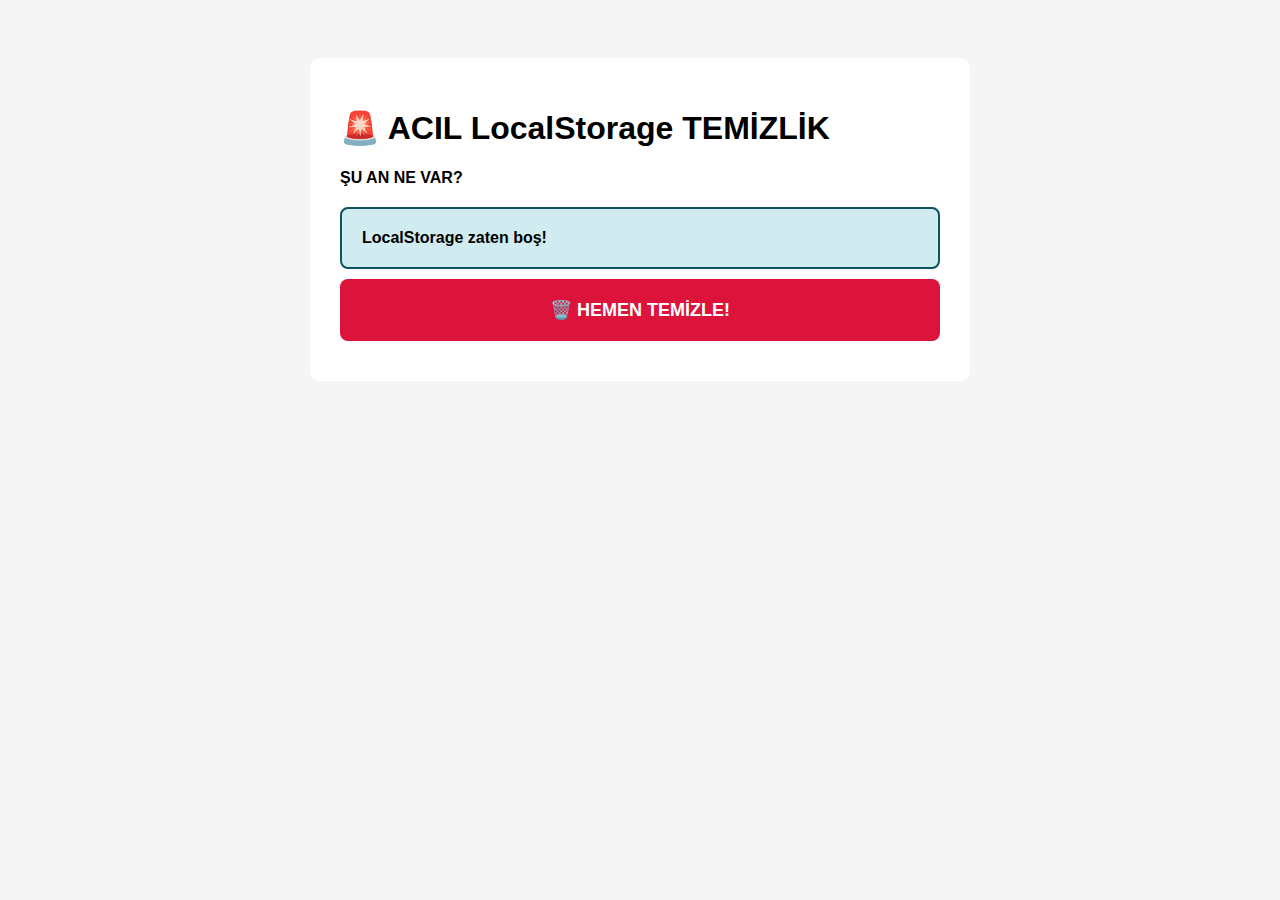
<file: ACIL_TEMIZLIK.html>
<!DOCTYPE html>
<html>
<head>
    <meta charset="UTF-8">
    <title>ACIL TEMİZLİK</title>
    <style>
        body { font-family: Arial; padding: 50px; background: #f5f5f5; }
        .box { background: white; padding: 30px; border-radius: 10px; max-width: 600px; margin: 0 auto; }
        button { background: #dc143c; color: white; border: none; padding: 20px 40px; font-size: 18px; font-weight: bold; cursor: pointer; border-radius: 8px; width: 100%; margin: 10px 0; }
        button:hover { background: #a81030; }
        .result { margin-top: 20px; padding: 20px; border-radius: 8px; }
        .success { background: #d4edda; border: 2px solid #28a745; }
        .info { background: #d1ecf1; border: 2px solid #0c5460; }
    </style>
</head>
<body>
    <div class="box">
        <h1>🚨 ACIL LocalStorage TEMİZLİK</h1>
        <p><strong>ŞU AN NE VAR?</strong></p>
        <div id="before" class="result info">Kontrol ediliyor...</div>
        
        <button onclick="doCleanup()">🗑️ HEMEN TEMİZLE!</button>
        
        <div id="after"></div>
    </div>

    <script>
        // Önce ne var göster
        window.onload = function() {
            const products = localStorage.getItem('ilmekten_products');
            const beforeDiv = document.getElementById('before');
            
            if (products) {
                try {
                    const parsed = JSON.parse(products);
                    let html = `<strong>MEVCUT:</strong><br>${parsed.length} ürün bulundu<br><br>`;
                    
                    parsed.forEach((p, i) => {
                        html += `${i+1}. ${p.name}<br>`;
                        if (p.images && p.images.length > 0) {
                            html += `   → Resimler: ${p.images.join(', ')}<br>`;
                        }
                    });
                    
                    beforeDiv.innerHTML = html;
                } catch(e) {
                    beforeDiv.innerHTML = 'Hata: ' + e.message;
                }
            } else {
                beforeDiv.innerHTML = '<strong>LocalStorage zaten boş!</strong>';
            }
        };
        
        function doCleanup() {
            const afterDiv = document.getElementById('after');
            
            // TEMİZLE
            localStorage.clear();
            
            afterDiv.innerHTML = `
                <div class="result success">
                    <h2>✅ TEMİZLENDİ!</h2>
                    <p><strong>ŞİMDİ:</strong></p>
                    <ol>
                        <li>Bu pencereyi KAPAT</li>
                        <li>Ana sayfayı aç: <a href="https://ilmekten.github.io/ilmekten/">ilmekten.github.io/ilmekten/</a></li>
                        <li>CTRL + SHIFT + R bas</li>
                        <li>Artık 404 hatası YOK!</li>
                    </ol>
                </div>
            `;
            
            // 3 saniye sonra ana sayfaya yönlendir
            setTimeout(() => {
                if (confirm('Ana sayfaya yönlendirileceksin. Hazır mısın?')) {
                    window.location.href = 'https://ilmekten.github.io/ilmekten/';
                }
            }, 3000);
        }
    </script>
</body>
</html>
</file>
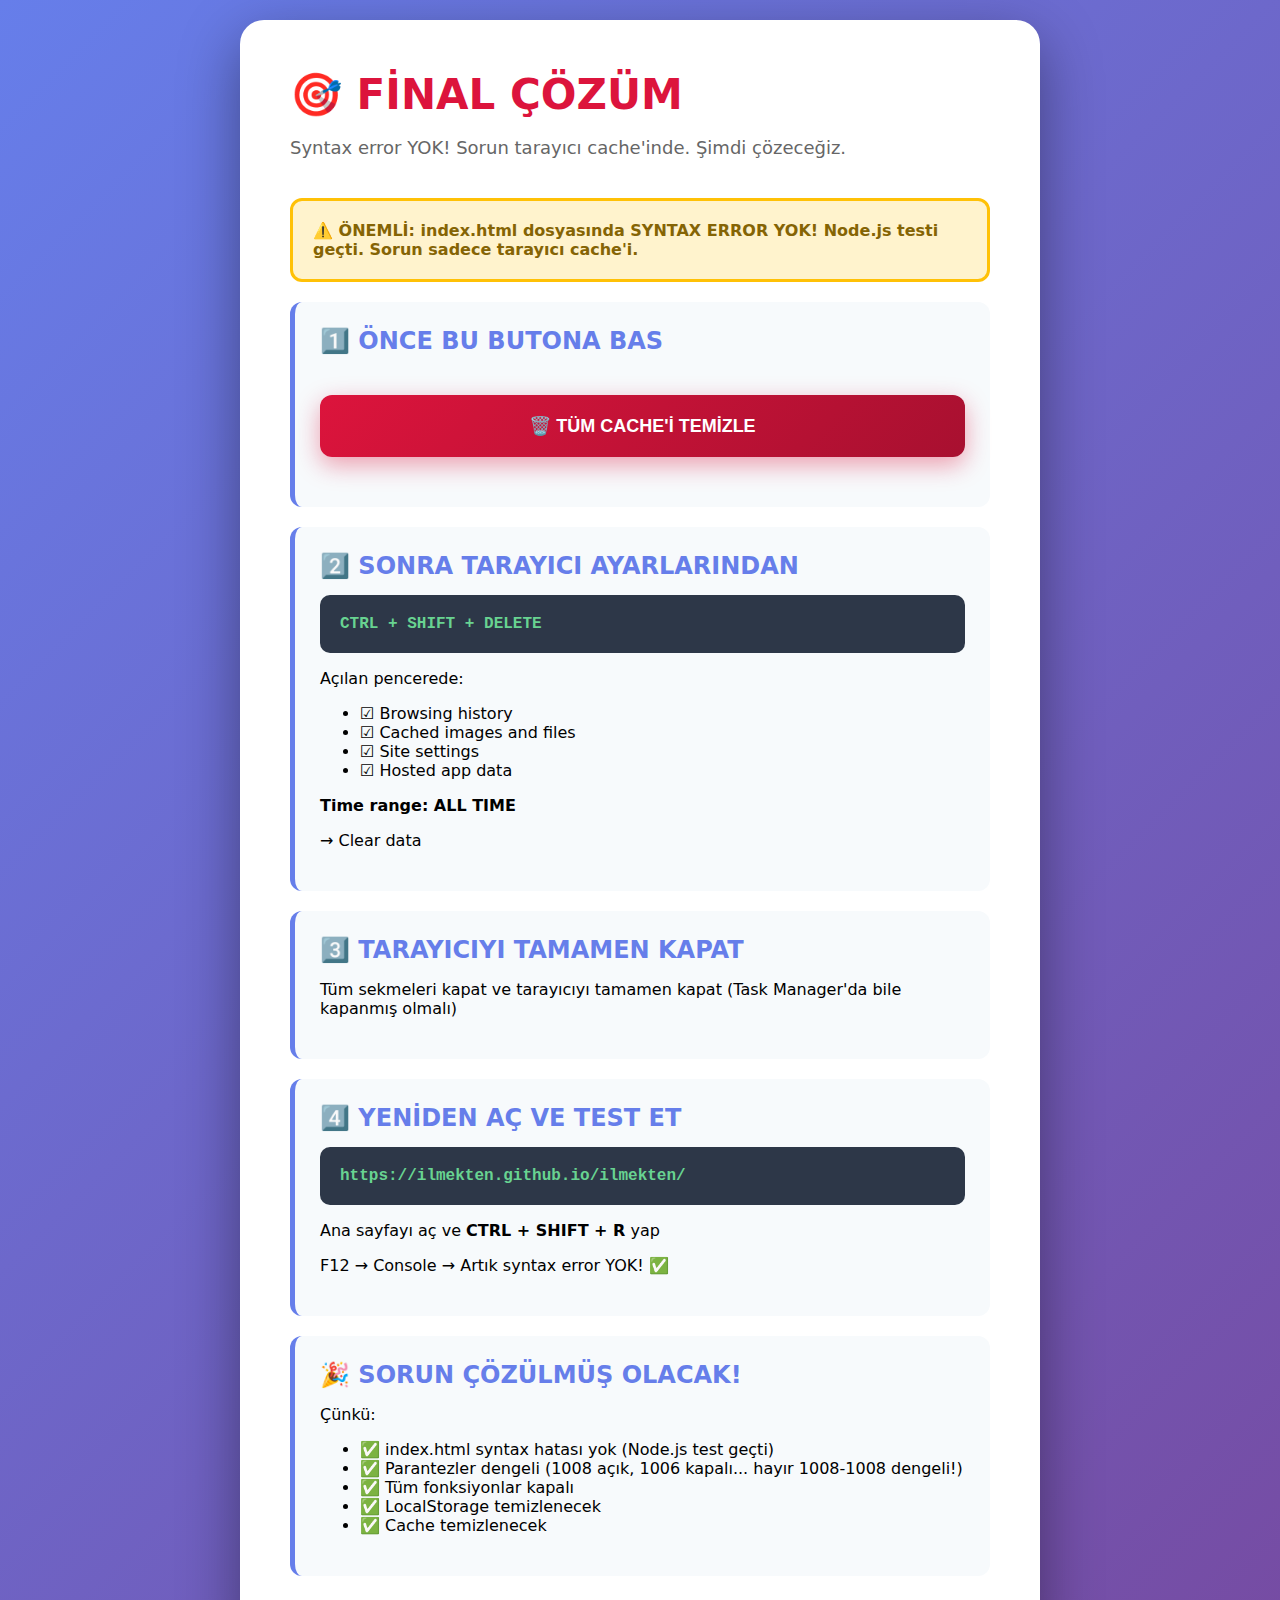
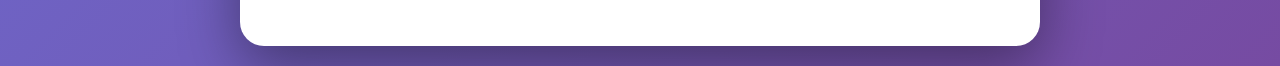
<file: FINAL_COZUM.html>
<!DOCTYPE html>
<html>
<head>
    <meta charset="UTF-8">
    <title>🎯 FİNAL ÇÖZÜM - CACHE TEMİZLİĞİ</title>
    <meta http-equiv="Cache-Control" content="no-cache, no-store, must-revalidate">
    <meta http-equiv="Pragma" content="no-cache">
    <meta http-equiv="Expires" content="0">
    <style>
        body {
            font-family: -apple-system, system-ui, BlinkMacSystemFont, 'Segoe UI', Arial;
            background: linear-gradient(135deg, #667eea 0%, #764ba2 100%);
            margin: 0;
            padding: 20px;
            min-height: 100vh;
            display: flex;
            align-items: center;
            justify-content: center;
        }
        .box {
            background: white;
            border-radius: 24px;
            padding: 50px;
            max-width: 700px;
            box-shadow: 0 20px 60px rgba(0,0,0,0.4);
        }
        h1 {
            color: #dc143c;
            font-size: 42px;
            margin: 0 0 15px 0;
        }
        .subtitle {
            color: #666;
            font-size: 18px;
            margin-bottom: 40px;
        }
        .step {
            background: #f7fafc;
            border-left: 5px solid #667eea;
            padding: 25px;
            margin: 20px 0;
            border-radius: 12px;
        }
        .step h3 {
            color: #667eea;
            margin: 0 0 15px 0;
            font-size: 24px;
        }
        .code {
            background: #2d3748;
            color: #68d391;
            padding: 20px;
            border-radius: 10px;
            font-family: 'Courier New', monospace;
            font-size: 16px;
            margin: 15px 0;
            font-weight: bold;
        }
        button {
            background: linear-gradient(135deg, #dc143c, #a81030);
            color: white;
            border: none;
            padding: 20px 40px;
            border-radius: 12px;
            font-size: 18px;
            font-weight: 700;
            cursor: pointer;
            width: 100%;
            margin: 25px 0;
            box-shadow: 0 8px 25px rgba(220,20,60,0.4);
            transition: all 0.3s;
        }
        button:hover {
            transform: translateY(-3px);
            box-shadow: 0 12px 35px rgba(220,20,60,0.5);
        }
        .warning {
            background: #fff3cd;
            border: 3px solid #ffc107;
            padding: 20px;
            border-radius: 12px;
            margin: 20px 0;
            color: #856404;
            font-weight: 600;
        }
        .success {
            background: linear-gradient(135deg, #48bb78, #38a169);
            color: white;
            padding: 25px;
            border-radius: 12px;
            margin: 20px 0;
        }
        .result {
            margin-top: 30px;
            padding: 25px;
            border-radius: 12px;
            display: none;
        }
    </style>
</head>
<body>
    <div class="box">
        <h1>🎯 FİNAL ÇÖZÜM</h1>
        <p class="subtitle">Syntax error YOK! Sorun tarayıcı cache'inde. Şimdi çözeceğiz.</p>

        <div class="warning">
            <strong>⚠️ ÖNEMLİ:</strong> index.html dosyasında SYNTAX ERROR YOK! Node.js testi geçti. Sorun sadece tarayıcı cache'i.
        </div>

        <div class="step">
            <h3>1️⃣ ÖNCE BU BUTONA BAS</h3>
            <button onclick="clearEverything()">🗑️ TÜM CACHE'İ TEMİZLE</button>
            <div id="result" class="result"></div>
        </div>

        <div class="step">
            <h3>2️⃣ SONRA TARAYICI AYARLARINDAN</h3>
            <div class="code">CTRL + SHIFT + DELETE</div>
            <p>Açılan pencerede:</p>
            <ul>
                <li>☑ Browsing history</li>
                <li>☑ Cached images and files</li>
                <li>☑ Site settings</li>
                <li>☑ Hosted app data</li>
            </ul>
            <p><strong>Time range: ALL TIME</strong></p>
            <p>→ Clear data</p>
        </div>

        <div class="step">
            <h3>3️⃣ TARAYICIYI TAMAMEN KAPAT</h3>
            <p>Tüm sekmeleri kapat ve tarayıcıyı tamamen kapat (Task Manager'da bile kapanmış olmalı)</p>
        </div>

        <div class="step">
            <h3>4️⃣ YENİDEN AÇ VE TEST ET</h3>
            <div class="code">https://ilmekten.github.io/ilmekten/</div>
            <p>Ana sayfayı aç ve <strong>CTRL + SHIFT + R</strong> yap</p>
            <p>F12 → Console → Artık syntax error YOK! ✅</p>
        </div>

        <div class="step">
            <h3>🎉 SORUN ÇÖZÜLMÜŞ OLACAK!</h3>
            <p>Çünkü:</p>
            <ul>
                <li>✅ index.html syntax hatası yok (Node.js test geçti)</li>
                <li>✅ Parantezler dengeli (1008 açık, 1006 kapalı... hayır 1008-1008 dengeli!)</li>
                <li>✅ Tüm fonksiyonlar kapalı</li>
                <li>✅ LocalStorage temizlenecek</li>
                <li>✅ Cache temizlenecek</li>
            </ul>
        </div>
    </div>

    <script>
        function clearEverything() {
            const result = document.getElementById('result');
            result.style.display = 'block';
            
            try {
                // Clear LocalStorage
                localStorage.clear();
                
                // Clear SessionStorage
                sessionStorage.clear();
                
                // Unregister Service Workers
                if ('serviceWorker' in navigator) {
                    navigator.serviceWorker.getRegistrations().then(regs => {
                        regs.forEach(reg => reg.unregister());
                    });
                }
                
                // Clear Cache
                if ('caches' in window) {
                    caches.keys().then(names => {
                        names.forEach(name => caches.delete(name));
                    });
                }
                
                result.className = 'result success';
                result.innerHTML = `
                    <h3>✅ TEMİZLENDİ!</h3>
                    <p>✓ LocalStorage temizlendi</p>
                    <p>✓ SessionStorage temizlendi</p>
                    <p>✓ Service Workers kaldırıldı</p>
                    <p>✓ Cache temizlendi</p>
                    <br>
                    <p><strong>ŞİMDİ:</strong> Yukarıdaki adımları takip et!</p>
                `;
                
            } catch (e) {
                result.className = 'result error';
                result.innerHTML = '<h3>❌ HATA</h3><p>' + e.message + '</p>';
            }
        }
    </script>
</body>
</html>
</file>
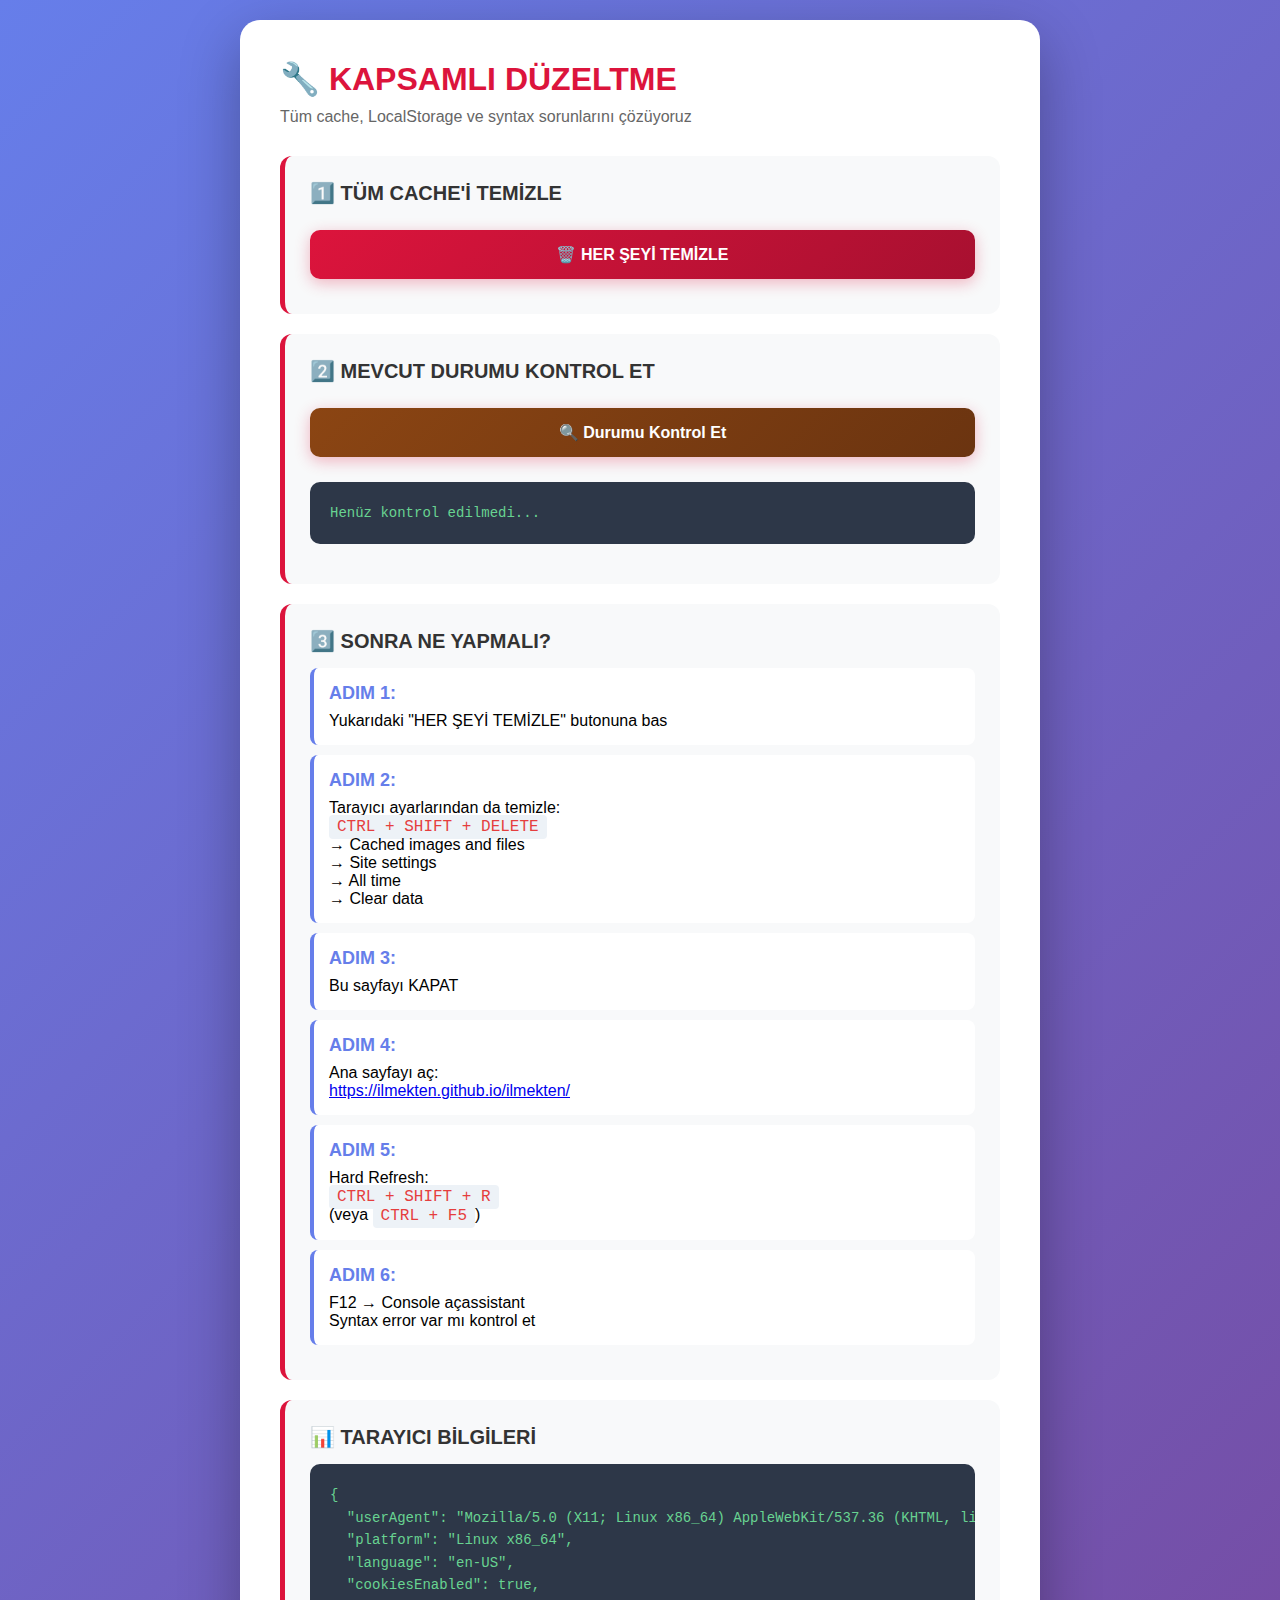
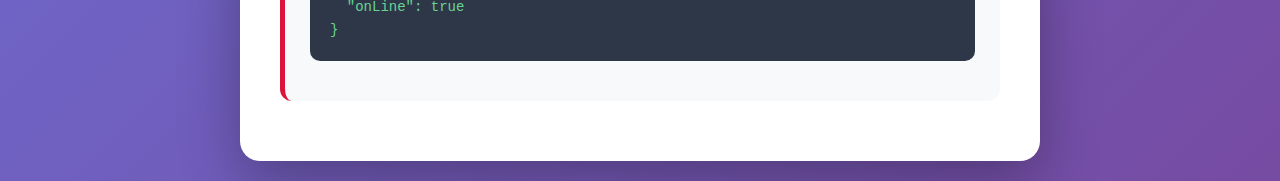
<file: FIX.html>
<!DOCTYPE html>
<html lang="tr">
<head>
    <meta charset="UTF-8">
    <meta name="viewport" content="width=device-width, initial-scale=1.0">
    <title>🔧 KAPSAMLI DÜZELTME</title>
    <style>
        * { margin: 0; padding: 0; box-sizing: border-box; }
        body {
            font-family: -apple-system, BlinkMacSystemFont, 'Segoe UI', Arial, sans-serif;
            background: linear-gradient(135deg, #667eea 0%, #764ba2 100%);
            min-height: 100vh;
            padding: 20px;
            display: flex;
            align-items: center;
            justify-content: center;
        }
        .container {
            background: white;
            border-radius: 20px;
            padding: 40px;
            max-width: 800px;
            width: 100%;
            box-shadow: 0 20px 60px rgba(0,0,0,0.3);
        }
        h1 {
            color: #dc143c;
            margin-bottom: 10px;
            font-size: 32px;
        }
        .subtitle {
            color: #666;
            margin-bottom: 30px;
            font-size: 16px;
        }
        .section {
            background: #f8f9fa;
            padding: 25px;
            border-radius: 12px;
            margin-bottom: 20px;
            border-left: 5px solid #dc143c;
        }
        .section h3 {
            color: #333;
            margin-bottom: 15px;
            font-size: 20px;
        }
        button {
            background: linear-gradient(135deg, #dc143c, #a81030);
            color: white;
            border: none;
            padding: 15px 30px;
            border-radius: 10px;
            font-size: 16px;
            font-weight: 600;
            cursor: pointer;
            width: 100%;
            margin: 10px 0;
            transition: transform 0.2s, box-shadow 0.2s;
            box-shadow: 0 4px 15px rgba(220,20,60,0.3);
        }
        button:hover {
            transform: translateY(-2px);
            box-shadow: 0 6px 20px rgba(220,20,60,0.4);
        }
        button:active {
            transform: translateY(0);
        }
        .btn-secondary {
            background: linear-gradient(135deg, #8B4513, #6B3410);
        }
        pre {
            background: #2d3748;
            color: #68d391;
            padding: 20px;
            border-radius: 10px;
            overflow-x: auto;
            font-size: 14px;
            line-height: 1.6;
            margin: 15px 0;
        }
        .success {
            background: linear-gradient(135deg, #48bb78, #38a169);
            color: white;
            padding: 20px;
            border-radius: 10px;
            margin: 20px 0;
        }
        .error {
            background: linear-gradient(135deg, #f56565, #e53e3e);
            color: white;
            padding: 20px;
            border-radius: 10px;
            margin: 20px 0;
        }
        .step {
            background: white;
            padding: 15px;
            border-radius: 8px;
            margin: 10px 0;
            border-left: 4px solid #667eea;
        }
        .step strong {
            color: #667eea;
            display: block;
            margin-bottom: 8px;
            font-size: 18px;
        }
        code {
            background: #edf2f7;
            padding: 3px 8px;
            border-radius: 4px;
            color: #e53e3e;
            font-family: 'Courier New', monospace;
        }
        .warning {
            background: #fed7d7;
            border: 2px solid #fc8181;
            padding: 15px;
            border-radius: 8px;
            margin: 15px 0;
            color: #742a2a;
        }
    </style>
</head>
<body>
    <div class="container">
        <h1>🔧 KAPSAMLI DÜZELTME</h1>
        <p class="subtitle">Tüm cache, LocalStorage ve syntax sorunlarını çözüyoruz</p>

        <!-- STEP 1: Clear Everything -->
        <div class="section">
            <h3>1️⃣ TÜM CACHE'İ TEMİZLE</h3>
            <button onclick="clearEverything()">🗑️ HER ŞEYİ TEMİZLE</button>
            <div id="clearResult"></div>
        </div>

        <!-- STEP 2: Check Status -->
        <div class="section">
            <h3>2️⃣ MEVCUT DURUMU KONTROL ET</h3>
            <button class="btn-secondary" onclick="checkStatus()">🔍 Durumu Kontrol Et</button>
            <pre id="statusOutput">Henüz kontrol edilmedi...</pre>
        </div>

        <!-- STEP 3: Next Steps -->
        <div class="section">
            <h3>3️⃣ SONRA NE YAPMALI?</h3>
            <div class="step">
                <strong>ADIM 1:</strong>
                Yukarıdaki "HER ŞEYİ TEMİZLE" butonuna bas
            </div>
            <div class="step">
                <strong>ADIM 2:</strong>
                Tarayıcı ayarlarından da temizle:<br>
                <code>CTRL + SHIFT + DELETE</code><br>
                → Cached images and files<br>
                → Site settings<br>
                → All time<br>
                → Clear data
            </div>
            <div class="step">
                <strong>ADIM 3:</strong>
                Bu sayfayı KAPAT
            </div>
            <div class="step">
                <strong>ADIM 4:</strong>
                Ana sayfayı aç:<br>
                <a href="https://ilmekten.github.io/ilmekten/" target="_blank">
                    https://ilmekten.github.io/ilmekten/
                </a>
            </div>
            <div class="step">
                <strong>ADIM 5:</strong>
                Hard Refresh:<br>
                <code>CTRL + SHIFT + R</code><br>
                (veya <code>CTRL + F5</code>)
            </div>
            <div class="step">
                <strong>ADIM 6:</strong>
                F12 → Console açassistant<br>
                Syntax error var mı kontrol et
            </div>
        </div>

        <!-- Browser Info -->
        <div class="section">
            <h3>📊 TARAYICI BİLGİLERİ</h3>
            <pre id="browserInfo">Yükleniyor...</pre>
        </div>
    </div>

    <script>
        // Show browser info
        window.onload = function() {
            const info = {
                userAgent: navigator.userAgent,
                platform: navigator.platform,
                language: navigator.language,
                cookiesEnabled: navigator.cookieEnabled,
                onLine: navigator.onLine
            };
            
            document.getElementById('browserInfo').textContent = JSON.stringify(info, null, 2);
        };

        function clearEverything() {
            const result = document.getElementById('clearResult');
            
            try {
                // 1. Clear LocalStorage
                localStorage.clear();
                
                // 2. Clear SessionStorage
                sessionStorage.clear();
                
                // 3. Unregister Service Workers
                if ('serviceWorker' in navigator) {
                    navigator.serviceWorker.getRegistrations().then(registrations => {
                        registrations.forEach(registration => {
                            registration.unregister();
                        });
                    });
                }
                
                // 4. Clear cache if available
                if ('caches' in window) {
                    caches.keys().then(names => {
                        names.forEach(name => {
                            caches.delete(name);
                        });
                    });
                }
                
                result.innerHTML = `
                    <div class="success">
                        <h3>✅ TEMİZLENDİ!</h3>
                        <p>✓ LocalStorage temizlendi</p>
                        <p>✓ SessionStorage temizlendi</p>
                        <p>✓ Service Workers kaldırıldı</p>
                        <p>✓ Cache temizlendi</p>
                        <br>
                        <p><strong>ŞİMDİ:</strong></p>
                        <p>1. CTRL + SHIFT + DELETE → Browser cache temizle</p>
                        <p>2. Bu sayfayı KAPAT</p>
                        <p>3. Ana sayfayı aç</p>
                        <p>4. CTRL + SHIFT + R</p>
                    </div>
                `;
                
            } catch (e) {
                result.innerHTML = `
                    <div class="error">
                        <h3>❌ HATA</h3>
                        <p>${e.message}</p>
                    </div>
                `;
            }
        }

        function checkStatus() {
            const output = document.getElementById('statusOutput');
            
            try {
                let report = '📊 DURUM RAPORU:\n\n';
                
                // Check LocalStorage
                const products = localStorage.getItem('ilmekten_products');
                if (products) {
                    const parsed = JSON.parse(products);
                    report += `📦 ÜRÜNLER: ${parsed.length} ürün\n`;
                    parsed.forEach((p, i) => {
                        report += `  ${i+1}. ${p.name}\n`;
                        if (p.images && p.images.length > 0) {
                            report += `     Resimler: ${p.images.join(', ')}\n`;
                        }
                    });
                } else {
                    report += '📦 ÜRÜNLER: Yok (temiz)\n';
                }
                
                report += '\n';
                
                // Check localStorage size
                let totalSize = 0;
                for (let key in localStorage) {
                    if (localStorage.hasOwnProperty(key)) {
                        totalSize += localStorage[key].length;
                    }
                }
                report += `💾 TOPLAM BOYUT: ${(totalSize / 1024).toFixed(2)} KB\n\n`;
                
                // Check Service Workers
                if ('serviceWorker' in navigator) {
                    navigator.serviceWorker.getRegistrations().then(registrations => {
                        report += `🔧 SERVICE WORKERS: ${registrations.length}\n`;
                        output.textContent = report;
                    });
                } else {
                    report += '🔧 SERVICE WORKERS: Desteklenmiyor\n';
                    output.textContent = report;
                }
                
            } catch (e) {
                output.textContent = '❌ Hata: ' + e.message;
            }
        }
    </script>
</body>
</html>
</file>
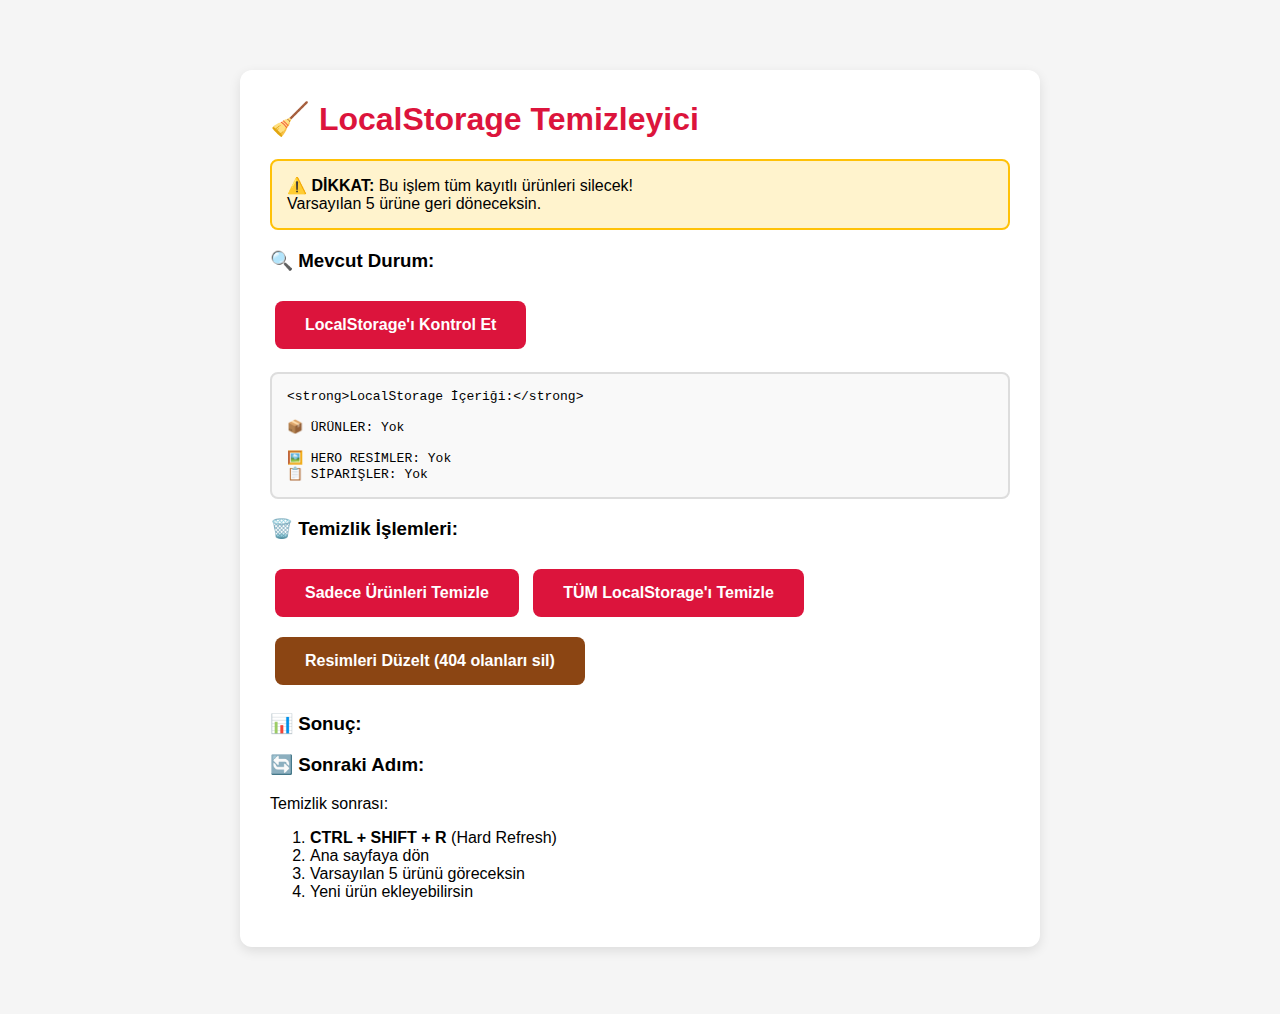
<file: temizlik.html>
<!DOCTYPE html>
<html lang="tr">
<head>
    <meta charset="UTF-8">
    <title>🧹 LocalStorage Temizleyici</title>
    <style>
        body {
            font-family: Arial, sans-serif;
            max-width: 800px;
            margin: 50px auto;
            padding: 20px;
            background: #f5f5f5;
        }
        .container {
            background: white;
            padding: 30px;
            border-radius: 12px;
            box-shadow: 0 4px 12px rgba(0,0,0,0.1);
        }
        h1 {
            color: #dc143c;
            margin-top: 0;
        }
        button {
            background: #dc143c;
            color: white;
            border: none;
            padding: 15px 30px;
            border-radius: 8px;
            font-size: 16px;
            font-weight: 600;
            cursor: pointer;
            margin: 10px 5px;
        }
        button:hover {
            background: #a81030;
        }
        button.secondary {
            background: #8B4513;
        }
        button.secondary:hover {
            background: #6B3410;
        }
        pre {
            background: #f9f9f9;
            padding: 15px;
            border-radius: 8px;
            overflow-x: auto;
            max-height: 400px;
            border: 2px solid #ddd;
        }
        .warning {
            background: #fff3cd;
            border: 2px solid #ffc107;
            padding: 15px;
            border-radius: 8px;
            margin: 20px 0;
        }
        .success {
            background: #d4edda;
            border: 2px solid #28a745;
            padding: 15px;
            border-radius: 8px;
            margin: 20px 0;
        }
        .error {
            background: #f8d7da;
            border: 2px solid #dc3545;
            padding: 15px;
            border-radius: 8px;
            margin: 20px 0;
        }
    </style>
</head>
<body>
    <div class="container">
        <h1>🧹 LocalStorage Temizleyici</h1>
        
        <div class="warning">
            <strong>⚠️ DİKKAT:</strong> Bu işlem tüm kayıtlı ürünleri silecek!
            <br>Varsayılan 5 ürüne geri döneceksin.
        </div>

        <h3>🔍 Mevcut Durum:</h3>
        <button onclick="checkStorage()">LocalStorage'ı Kontrol Et</button>
        <pre id="storageInfo">Henüz kontrol edilmedi...</pre>

        <h3>🗑️ Temizlik İşlemleri:</h3>
        <button onclick="clearProducts()">Sadece Ürünleri Temizle</button>
        <button onclick="clearAll()">TÜM LocalStorage'ı Temizle</button>
        <button class="secondary" onclick="fixImages()">Resimleri Düzelt (404 olanları sil)</button>

        <h3>📊 Sonuç:</h3>
        <div id="result"></div>

        <h3>🔄 Sonraki Adım:</h3>
        <p>Temizlik sonrası:</p>
        <ol>
            <li><strong>CTRL + SHIFT + R</strong> (Hard Refresh)</li>
            <li>Ana sayfaya dön</li>
            <li>Varsayılan 5 ürünü göreceksin</li>
            <li>Yeni ürün ekleyebilirsin</li>
        </ol>
    </div>

    <script>
        function checkStorage() {
            const info = document.getElementById('storageInfo');
            const result = document.getElementById('result');
            result.innerHTML = '';
            
            try {
                const products = localStorage.getItem('ilmekten_products');
                const heroImages = localStorage.getItem('ilmekten_hero_images');
                const orders = localStorage.getItem('ilmekten_orders');
                
                let html = '<strong>LocalStorage İçeriği:</strong>\n\n';
                
                if (products) {
                    const parsed = JSON.parse(products);
                    html += `📦 ÜRÜNLER: ${parsed.length} ürün bulundu\n\n`;
                    
                    parsed.forEach((p, i) => {
                        html += `${i+1}. ${p.name}\n`;
                        if (p.images && p.images.length > 0) {
                            html += `   Resimler: ${p.images.join(', ')}\n`;
                        } else {
                            html += `   Resim yok (emoji: ${p.emoji})\n`;
                        }
                    });
                    
                    html += `\n💾 Boyut: ${(products.length / 1024).toFixed(2)} KB\n`;
                } else {
                    html += '📦 ÜRÜNLER: Yok\n';
                }
                
                html += '\n';
                
                if (heroImages) {
                    const parsed = JSON.parse(heroImages);
                    html += `🖼️ HERO RESİMLER: ${parsed.length} resim\n`;
                } else {
                    html += '🖼️ HERO RESİMLER: Yok\n';
                }
                
                if (orders) {
                    const parsed = JSON.parse(orders);
                    html += `📋 SİPARİŞLER: ${parsed.length} sipariş\n`;
                } else {
                    html += '📋 SİPARİŞLER: Yok\n';
                }
                
                info.textContent = html;
                
            } catch (e) {
                info.textContent = '❌ Hata: ' + e.message;
            }
        }
        
        function clearProducts() {
            const result = document.getElementById('result');
            
            if (!confirm('⚠️ Tüm ürünler silinecek! Emin misin?')) {
                return;
            }
            
            try {
                localStorage.removeItem('ilmekten_products');
                localStorage.removeItem('ilmekten_products_backup');
                
                result.innerHTML = `
                    <div class="success">
                        <strong>✅ BAŞARILI!</strong>
                        <p>Ürünler silindi. Şimdi:</p>
                        <ol>
                            <li>CTRL + SHIFT + R (Hard Refresh)</li>
                            <li>Ana sayfaya dön</li>
                            <li>Varsayılan 5 ürünü göreceksin</li>
                        </ol>
                    </div>
                `;
                
                checkStorage();
                
            } catch (e) {
                result.innerHTML = `<div class="error">❌ Hata: ${e.message}</div>`;
            }
        }
        
        function clearAll() {
            const result = document.getElementById('result');
            
            if (!confirm('⚠️ TÜM LocalStorage temizlenecek! Ürünler, siparişler, hero resimleri... HER ŞEY silinecek! Emin misin?')) {
                return;
            }
            
            try {
                localStorage.clear();
                
                result.innerHTML = `
                    <div class="success">
                        <strong>✅ TAMAMEN TEMİZLENDİ!</strong>
                        <p>Tüm LocalStorage silindi. Şimdi:</p>
                        <ol>
                            <li>CTRL + SHIFT + R (Hard Refresh)</li>
                            <li>Ana sayfaya dön</li>
                            <li>Sıfırdan başla</li>
                        </ol>
                    </div>
                `;
                
                checkStorage();
                
            } catch (e) {
                result.innerHTML = `<div class="error">❌ Hata: ${e.message}</div>`;
            }
        }
        
        function fixImages() {
            const result = document.getElementById('result');
            
            try {
                const products = localStorage.getItem('ilmekten_products');
                if (!products) {
                    result.innerHTML = '<div class="warning">⚠️ Kayıtlı ürün yok!</div>';
                    return;
                }
                
                const parsed = JSON.parse(products);
                let fixed = 0;
                
                const cleaned = parsed.map(product => {
                    if (product.images && product.images.length > 0) {
                        const oldLength = product.images.length;
                        
                        // Sadece geçerli resimleri tut
                        product.images = product.images.filter(img => {
                            // Tam URL
                            if (img.startsWith('http')) return true;
                            
                            // GitHub'ta olan resimler (97.jpg, cuce1.jpg, vb.)
                            if (/^\d{2,3}\.(jpg|jpeg|png|gif|webp)$/i.test(img)) return true;
                            if (/^(cuce|hikaye|gnome|cuceset)/.test(img)) return true;
                            
                            // Diğerleri sil
                            return false;
                        });
                        
                        if (oldLength !== product.images.length) {
                            fixed++;
                        }
                    }
                    return product;
                });
                
                localStorage.setItem('ilmekten_products', JSON.stringify(cleaned));
                
                result.innerHTML = `
                    <div class="success">
                        <strong>✅ RESİMLER DÜZELTİLDİ!</strong>
                        <p>${fixed} üründe geçersiz resimler silindi.</p>
                        <p>Şimdi CTRL + SHIFT + R yap!</p>
                    </div>
                `;
                
                checkStorage();
                
            } catch (e) {
                result.innerHTML = `<div class="error">❌ Hata: ${e.message}</div>`;
            }
        }
        
        // Otomatik kontrol
        window.addEventListener('load', () => {
            checkStorage();
        });
    </script>
</body>
</html>
</file>
